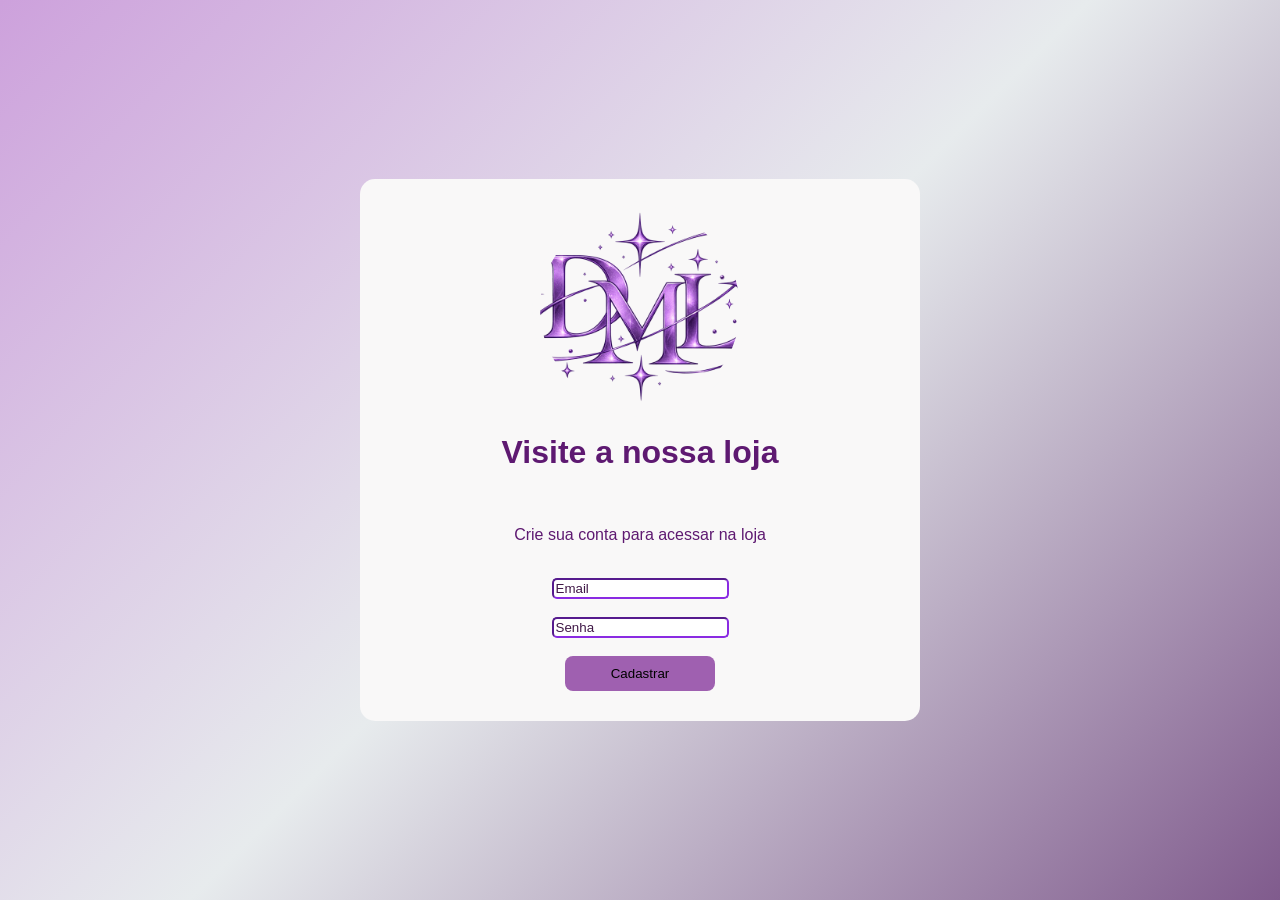
<file: index.html>
<!DOCTYPE html>
<html lang="pt-br">
<head>
    <meta charset="UTF-8">
    <meta name="viewport" content="width=device-width, initial-scale=1.0">
    <title>Music&cia </title>
    <link rel="stylesheet" href="css/style.css">
    
</head>
<body>

    <div class="container">
        <img src="./imgs/logo.img" alt="logo">
        <h1>Visite a nossa loja</h1>
        <br>
        <p>Crie sua conta para acessar na loja</p>
        <br>
        <input type="text" id="email" placeholder="Email"> 
        <br>
        <br>
        <input type="password" id="senha" placeholder="Senha">
        <br>
        <br>
        <button id="cadastrar">Cadastrar</button>
    </div>
    <script src="script.js"></script>
</body>
</html>
</file>
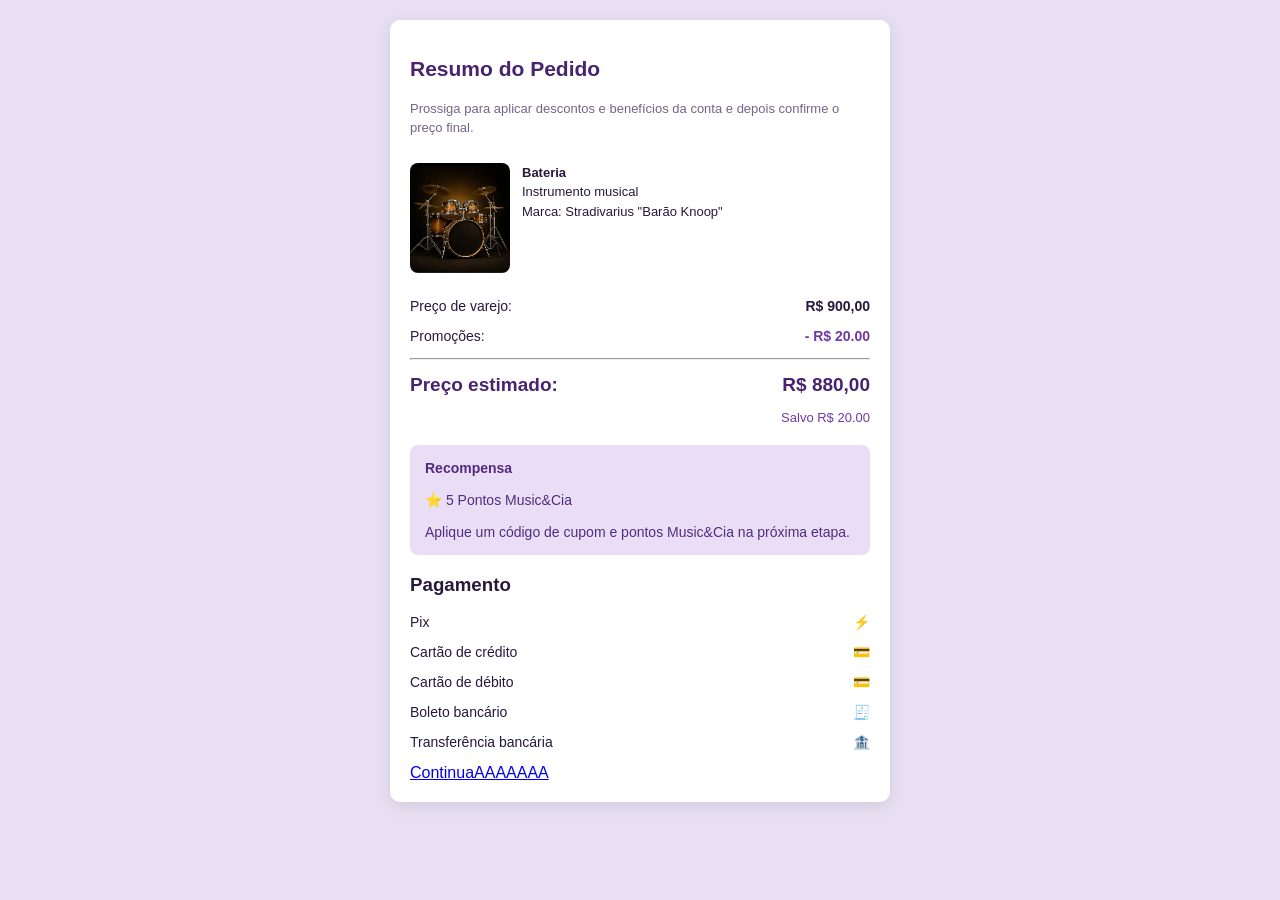
<file: bateria.html>
<!DOCTYPE html>
<html lang="pt-BR">

<head>
    <meta charset="UTF-8">
    <meta name="viewport" content="width=device-width, initial-scale=1.0">
    <link rel="stylesheet" href="css/bateria.css">
    <title>Resumo do Pedido</title>

</head>

<body>

    <div class="container">

        <h2>Resumo do Pedido</h2>

        <p class="subtitle">
            Prossiga para aplicar descontos e benefícios da conta
            e depois confirme o preço final.
        </p>

        <div class="product">

            <img src="./imgs/bateria.png" alt="Produto ">

            <div class="product-info">
                <strong>Bateria</strong>
                <br>
                Instrumento musical
                <br>
                Marca: Stradivarius "Barão Knoop"
            </div>

        </div>

        <div class="price">

            <div class="line">
                <span>Preço de varejo:</span>
                <strong>R$ 900,00</strong>
            </div>

            <div class="line">
                <span>Promoções:</span>
                <strong class="discount">- R$ 20.00</strong>
            </div>

            <hr>

            <div class="line total">
                <span>Preço estimado:</span>
                <span id="total">R$ R$ 900.00</span>
            </div>

            <p class="saved">
                Salvo R$ 20.00
            </p>

        </div>

        <div class="points">
            <strong>Recompensa</strong>
            <br><br>
            ⭐ 5 Pontos Music&Cia
            <br><br>
            Aplique um código de cupom e pontos
            Music&Cia na próxima etapa.
        </div>

        <h3>Pagamento</h3>

       
    <div class="line">
        <span>Pix</span>
        <span>⚡</span>
    </div>

    <div class="line">
        <span>Cartão de crédito</span>
        <span>💳</span>
    </div>

    <div class="line">
        <span>Cartão de débito</span>
        <span>💳</span>
    </div>


    <div class="line">
        <span>Boleto bancário</span>
        <span>🧾</span>
    </div>

    <div class="line">
        <span>Transferência bancária</span>
        <span>🏦</span>
    </div> 

        <a  href="instrumento.html" onclick="alert('Resumo do pedido confirmado!')" class="botao">
            ContinuaAAAAAAA
        </a>

    </div>

    <script>
        const preco = 900.00;
        const desconto = 20.00;

        const total = preco - desconto;

        document.getElementById("total").textContent =
            total.toLocaleString("pt-BR", {
                style: "currency",
                currency: "BRL"
            });
    </script>

    <script src="script.js"></script>

</body>

</html>
</file>
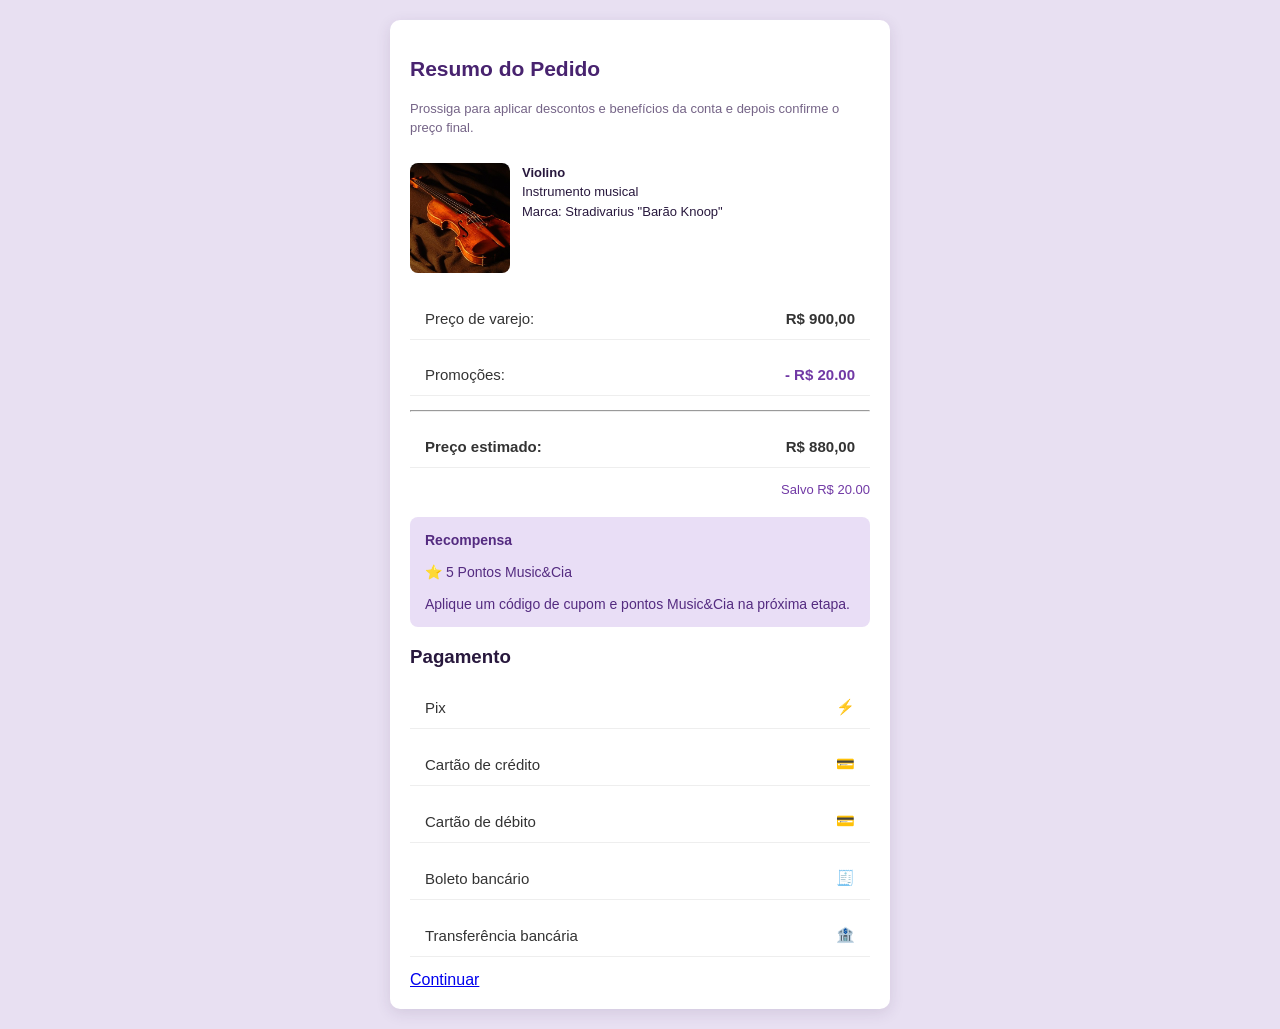
<file: compra.html>
<!DOCTYPE html>
<html lang="pt-BR">

<head>
    <meta charset="UTF-8">
    <meta name="viewport" content="width=device-width, initial-scale=1.0">
    <link rel="stylesheet" href="css/compra.css">
    <title>Resumo do Pedido</title>

</head>

<body>

    <div class="container">

        <h2>Resumo do Pedido</h2>

        <p class="subtitle">
            Prossiga para aplicar descontos e benefícios da conta
            e depois confirme o preço final.
        </p>

        <div class="product">

            <img src="./imgs/violino.png" alt="Produto ">

            <div class="product-info">
                <strong>Violino</strong>
                <br>
                Instrumento musical
                <br>
                Marca: Stradivarius "Barão Knoop"
            </div>

        </div>

        <div class="price">

            <div class="line">
                <span>Preço de varejo:</span>
                <strong>R$ 900,00</strong>
            </div>

            <div class="line">
                <span>Promoções:</span>
                <strong class="discount">- R$ 20.00</strong>
            </div>

            <hr>

            <div class="line total">
                <span>Preço estimado:</span>
                <span id="total">R$ R$ 900.00</span>
            </div>

            <p class="saved">
                Salvo R$ 20.00
            </p>

        </div>

        <div class="points">
            <strong>Recompensa</strong>
            <br><br>
            ⭐ 5 Pontos Music&Cia
            <br><br>
            Aplique um código de cupom e pontos
            Music&Cia na próxima etapa.
        </div>

        <h3>Pagamento</h3>

       
    <div class="line">
        <span>Pix</span>
        <span>⚡</span>
    </div>

    <div class="line">
        <span>Cartão de crédito</span>
        <span>💳</span>
    </div>

    <div class="line">
        <span>Cartão de débito</span>
        <span>💳</span>
    </div>


    <div class="line">
        <span>Boleto bancário</span>
        <span>🧾</span>
    </div>

    <div class="line">
        <span>Transferência bancária</span>
        <span>🏦</span>
    </div> 

        <a  href="instrumento.html" onclick="alert('Resumo do pedido confirmado!')" class="botao">
            Continuar
        </a>

    </div>

    <script>
        const preco = 900.00;
        const desconto = 20.00;

        const total = preco - desconto;

        document.getElementById("total").textContent =
            total.toLocaleString("pt-BR", {
                style: "currency",
                currency: "BRL"
            });
    </script>

    <script src="script.js"></script>

</body>

</html>
</file>
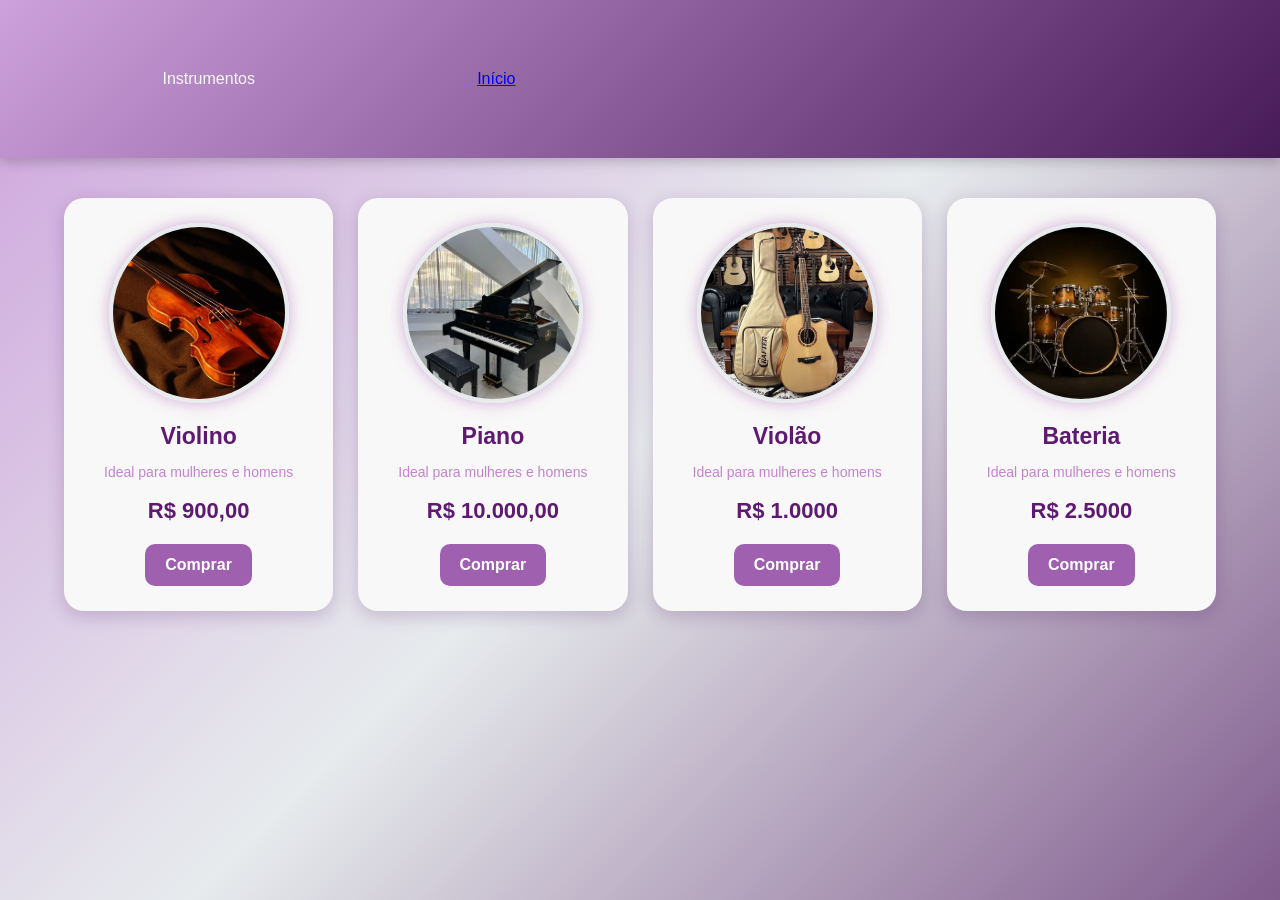
<file: instrumento.html>
<!DOCTYPE html>
<html lang="pt-br">
<head>
    <meta charset="UTF-8">
    <meta name="viewport" content="width=device-width, initial-scale=1.0">
    <title>Music&Cia</title>
    <link rel="stylesheet" href="css/musi.css"> 
    <link rel="stylesheet" href="compra.html">
</head>
<body>
  
    <header class="cabecalho">
    <div class="container cabecalho-conteudo">
      <div class="logo">
        <span class="logo-nome">Instrumentos</span>
        
      </div>
      <nav class="navegacao">
        <a href="index.html" class="ativo">Início</a>
      </nav>
    </div>
  </header>

    <div class="container">

        <div class="card">
            <div class="produto">
                <img src="./imgs/violino.png" alt="violino" width="300px">
                <h2>Violino</h2>
                <p class="descricao">Ideal para mulheres e homens</p>
                <p class="preco">R$ 900,00</p>
                <a href="compra.html" ><button>Comprar</button></a>
            </div>
        </div>

        <div class="card">
            <div class="produto">
                <img src="./imgs/piano.png" alt="Piano">
                <h2>Piano</h2>
                <p class="descricao">Ideal para mulheres e homens</p>
                <p class="preco">R$ 10.000,00</p>
                <a href="piano.html" ><button>Comprar</button></a>
            </div>
        </div>

        <div class="card">
            <div class="produto">
                <img src="./imgs/violao.png" alt="violao">
                <h2>Violão</h2>
                <p class="descricao">Ideal para mulheres e homens</p>
                <p class="preco">R$ 1.0000</p>
                <a href="violao.html" ><button>Comprar</button></a>
            </div>
        </div>

        <div class="card">
            <div class="produto">
                <img src="./imgs/bateria.png" alt="bateria">
                <h2>Bateria</h2>
                <p class="descricao">Ideal para mulheres e homens</p>
                <p class="preco">R$ 2.5000</p>
                <a href="bateria.html" ><button>Comprar</button></a>
            </div>
        </div>

    </div> 

</body>
</html>
</file>
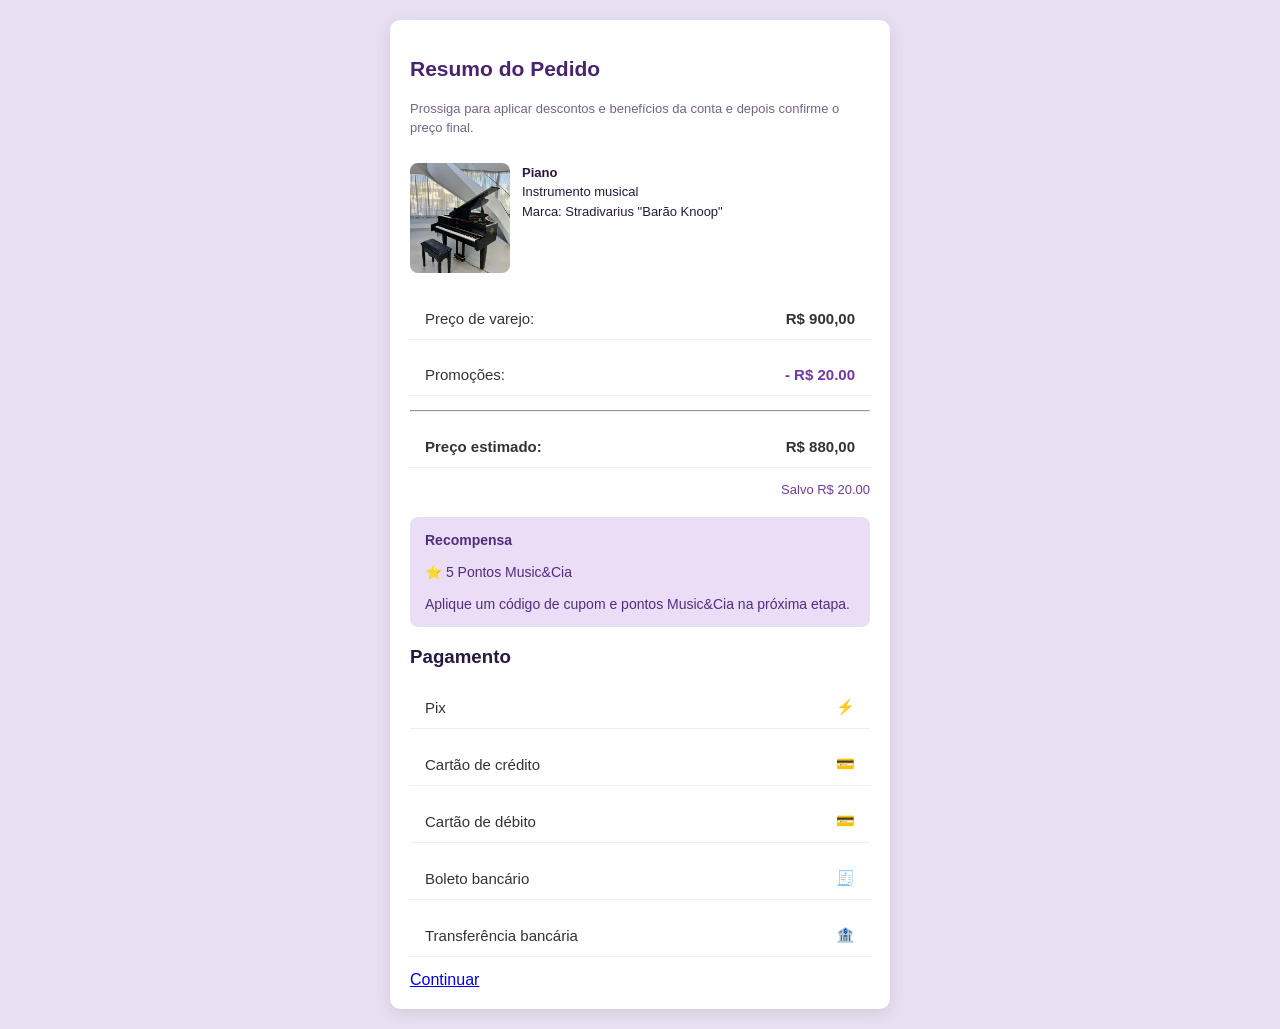
<file: piano.html>
<!DOCTYPE html>
<html lang="pt-BR">

<head>
    <meta charset="UTF-8">
    <meta name="viewport" content="width=device-width, initial-scale=1.0">
    <link rel="stylesheet" href="css/piano.css">
    <title>Resumo do Pedido</title>

</head>

<body>

    <div class="container">

        <h2>Resumo do Pedido</h2>

        <p class="subtitle">
            Prossiga para aplicar descontos e benefícios da conta
            e depois confirme o preço final.
        </p>

        <div class="product">

            <img src="./imgs/piano.png" alt="Produto ">

            <div class="product-info">
                <strong>Piano</strong>
                <br>
                Instrumento musical
                <br>
                Marca: Stradivarius "Barão Knoop"
            </div>

        </div>

        <div class="price">

            <div class="line">
                <span>Preço de varejo:</span>
                <strong>R$ 900,00</strong>
            </div>

            <div class="line">
                <span>Promoções:</span>
                <strong class="discount">- R$ 20.00</strong>
            </div>

            <hr>

            <div class="line total">
                <span>Preço estimado:</span>
                <span id="total">R$ R$ 900.00</span>
            </div>

            <p class="saved">
                Salvo R$ 20.00
            </p>

        </div>

        <div class="points">
            <strong>Recompensa</strong>
            <br><br>
            ⭐ 5 Pontos Music&Cia
            <br><br>
            Aplique um código de cupom e pontos
            Music&Cia na próxima etapa.
        </div>

        <h3>Pagamento</h3>

       
    <div class="line">
        <span>Pix</span>
        <span>⚡</span>
    </div>

    <div class="line">
        <span>Cartão de crédito</span>
        <span>💳</span>
    </div>

    <div class="line">
        <span>Cartão de débito</span>
        <span>💳</span>
    </div>


    <div class="line">
        <span>Boleto bancário</span>
        <span>🧾</span>
    </div>

    <div class="line">
        <span>Transferência bancária</span>
        <span>🏦</span>
    </div> 

        <a  href="instrumento.html" onclick="alert('Resumo do pedido confirmado!')">
            Continuar
        </a>

    </div>

    <script>
        const preco = 900.00;
        const desconto = 20.00;

        const total = preco - desconto;

        document.getElementById("total").textContent =
            total.toLocaleString("pt-BR", {
                style: "currency",
                currency: "BRL"
            });
    </script>

    <script src="script.js"></script>

</body>

</html>
</file>
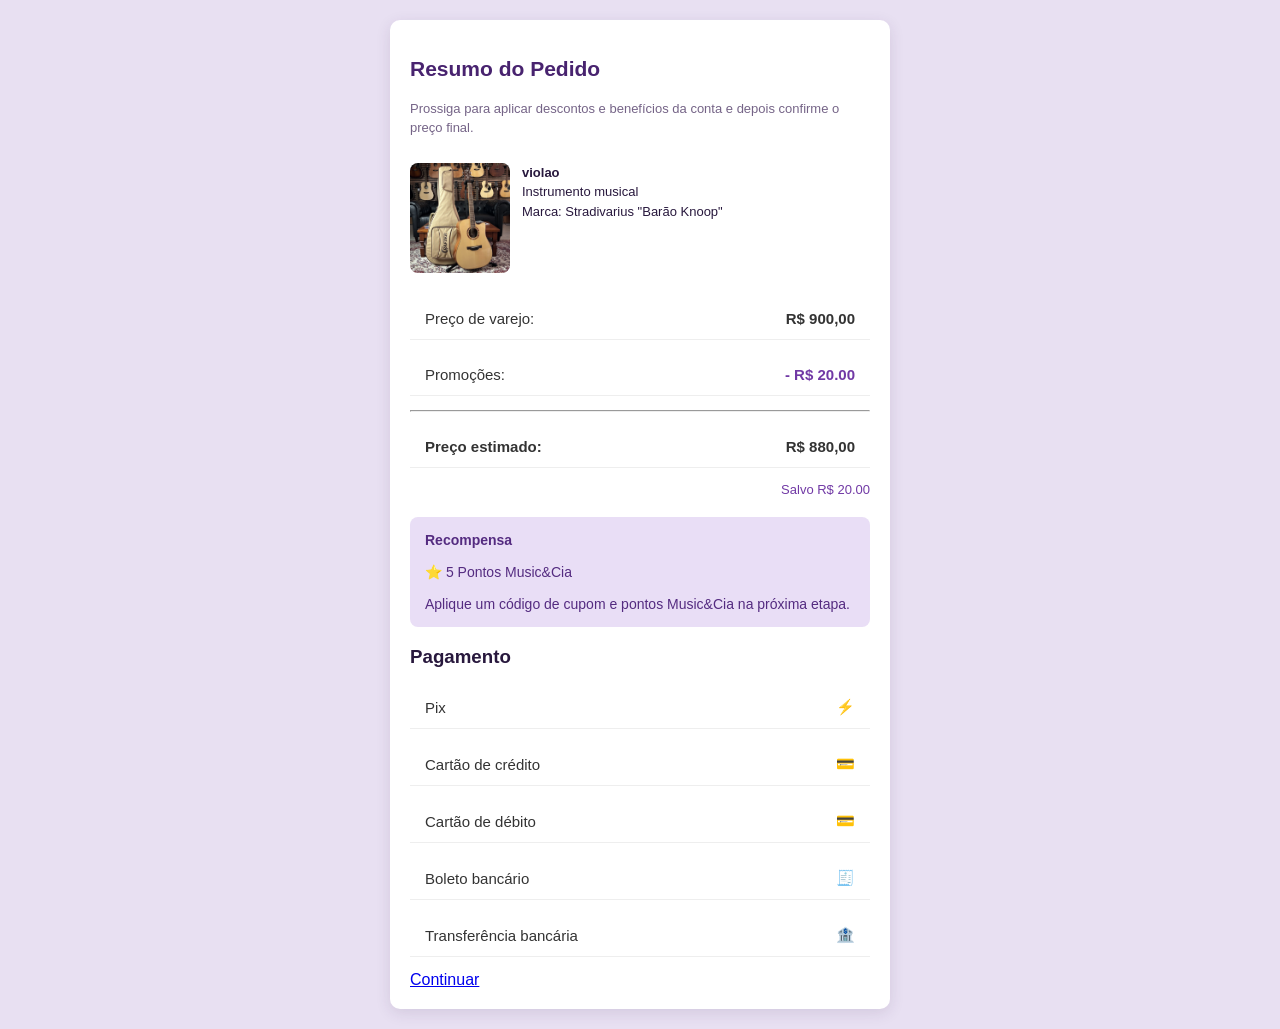
<file: violao.html>
<!DOCTYPE html>
<html lang="pt-BR">

<head>
    <meta charset="UTF-8">
    <meta name="viewport" content="width=device-width, initial-scale=1.0">
    <link rel="stylesheet" href="css/violao.css">
    <title>Resumo do Pedido</title>

</head>

<body>

    <div class="container">

        <h2>Resumo do Pedido</h2>

        <p class="subtitle">
            Prossiga para aplicar descontos e benefícios da conta
            e depois confirme o preço final.
        </p>

        <div class="product">

            <img src="./imgs/violao.png" alt="Produto ">

            <div class="product-info">
                <strong>violao</strong>
                <br>
                Instrumento musical
                <br>
                Marca: Stradivarius "Barão Knoop"
            </div>

        </div>

        <div class="price">

            <div class="line">
                <span>Preço de varejo:</span>
                <strong>R$ 900,00</strong>
            </div>

            <div class="line">
                <span>Promoções:</span>
                <strong class="discount">- R$ 20.00</strong>
            </div>

            <hr>

            <div class="line total">
                <span>Preço estimado:</span>
                <span id="total">R$ R$ 900.00</span>
            </div>

            <p class="saved">
                Salvo R$ 20.00
            </p>

        </div>

        <div class="points">
            <strong>Recompensa</strong>
            <br><br>
            ⭐ 5 Pontos Music&Cia
            <br><br>
            Aplique um código de cupom e pontos
            Music&Cia na próxima etapa.
        </div>

        <h3>Pagamento</h3>

       
    <div class="line">
        <span>Pix</span>
        <span>⚡</span>
    </div>

    <div class="line">
        <span>Cartão de crédito</span>
        <span>💳</span>
    </div>

    <div class="line">
        <span>Cartão de débito</span>
        <span>💳</span>
    </div>


    <div class="line">
        <span>Boleto bancário</span>
        <span>🧾</span>
    </div>

    <div class="line">
        <span>Transferência bancária</span>
        <span>🏦</span>
    </div> 

        <a  href="instrumento.html" onclick="alert('Resumo do pedido confirmado!')">
            Continuar
        </a>

    </div>

    <script>
        const preco = 900.00;
        const desconto = 20.00;

        const total = preco - desconto;

        document.getElementById("total").textContent =
            total.toLocaleString("pt-BR", {
                style: "currency",
                currency: "BRL"
            });
    </script>

    <script src="script.js"></script>

</body>

</html>
</file>
<file: css/style.css>
body{
    background: linear-gradient(
        135deg,
        rgb(205, 161, 220),
        rgb(231, 235, 237),
        rgb(128, 91, 141)
    );

    font-family: Arial;
    display: flex;
    justify-content: center;
    align-items: center;
    min-height: 100vh;
    margin: 0;
}
img{
    width: 200px;
    height: 200px;
    object-fit: cover;
    border-radius: 200px;
    box-shadow: 0 0 15px rgb(249, 248, 248);
}

.container{
    width: 500px;
    margin: 60px auto;
    background-color: rgb(249, 248, 248);
    padding: 30px;
    border-radius: 15px;
    text-align: center;
}

h1{
    color: rgb(94, 25, 113);
}

p{
    color: rgb(94, 25, 113);
}

input {
    size: 10px;
    border-color: blueviolet;
    border-radius: 5px;
}

input::placeholder{
    color: rgb(64, 24, 71);
}

button{
    width: 30%;
    height: 20px auto;
    background-color: rgb(159, 96, 176);
    padding: 10px;
    border: none;
    border-radius: 8px;
}

.botao{
    width: 30%;
    height: 20px auto;
    background-color: rgb(159, 96, 176);
    padding: 10px;
    border: none;
    border-radius: 8px;
}

.card{
    gap: 10px;
}
</file>
<file: css/bateria.css>
* {
  box-sizing: border-box;
}

body {
  margin: 0;
  padding: 20px;
  background: #e8e0f2;
  font-family: Arial, sans-serif;
  color: #28183d;
}

.container {
  max-width: 500px;
  margin: auto;
  background: #ffffff;
  padding: 20px;
  border-radius: 10px;
  box-shadow: 0 4px 15px rgba(54, 29, 83, 0.12);
}

h2 {
  font-size: 21px;
  color: #48236f;
}

.subtitle {
  color: #756487;
  font-size: 13px;
  line-height: 1.5;
}

.product {
  display: flex;
  gap: 12px;
  margin: 25px 0;
}

.product img {
  width: 100px;
  height: 110px;
  object-fit: cover;
  border-radius: 8px;
}

.product-info {
  font-size: 13px;
  line-height: 1.5;
}

.price {
  margin-top: 20px;
}

.line {
  display: flex;
  justify-content: space-between;
  margin: 14px 0;
  font-size: 14px;
}

.discount {
  color: #7139a5;
}

.total {
  font-size: 19px;
  font-weight: bold;
  color: #48236f;
}

.saved {
  color: #7139a5;
  text-align: right;
  font-size: 13px;
}

.points {
  background: #e9def6;
  padding: 15px;
  border-radius: 8px;
  margin-top: 20px;
  font-size: 14px;
  color: #542b80;
}

button {
  width: 100%;
  padding: 14px;
  margin-top: 20px;
  border: none;
  background: #51277d;
  color: white;
  border-radius: 6px;
  font-size: 15px;
  cursor: pointer;
  transition: background 0.3s ease;
}

button:hover {
  background: #35164f;
}
</file>
<file: css/compra.css>
* {
  box-sizing: border-box;
}

body {
  margin: 0;
  padding: 20px;
  background: #e8e0f2;
  font-family: Arial, sans-serif;
  color: #28183d;
}

.container {
  max-width: 500px;
  margin: auto;
  background: #ffffff;
  padding: 20px;
  border-radius: 10px;
  box-shadow: 0 4px 15px rgba(54, 29, 83, 0.12);
}

h2 {
  font-size: 21px;
  color: #48236f;
}

.subtitle {
  color: #756487;
  font-size: 13px;
  line-height: 1.5;
}

.product {
  display: flex;
  gap: 12px;
  margin: 25px 0;
}

.product img {
  width: 100px;
  height: 110px;
  object-fit: cover;
  border-radius: 8px;
}

.product-info {
  font-size: 13px;
  line-height: 1.5;
}

.price {
  margin-top: 20px;
}

.line {
  display: flex;
  justify-content: space-between;
  margin: 14px 0;
  font-size: 14px;
}

.discount {
  color: #7139a5;
}

.total {
  font-size: 19px;
  font-weight: bold;
  color: #48236f;
}

.saved {
  color: #7139a5;
  text-align: right;
  font-size: 13px;
}

.points {
  background: #e9def6;
  padding: 15px;
  border-radius: 8px;
  margin-top: 20px;
  font-size: 14px;
  color: #542b80;
}

button {
  width: 100%;
  padding: 14px;
  margin-top: 20px;
  border: none;
  background: #51277d;
  color: white;
  border-radius: 6px;
  font-size: 15px;
  cursor: pointer;
  transition: background 0.3s ease;
}

button:hover {
  background: #35164f;
}
.payment-methods {
    display: flex;
    flex-direction: column;
    gap: 12px;
}

.line {
    display: flex;
    justify-content: space-between;
    align-items: center;
    padding: 12px 15px;
    border-bottom: 1px solid #eee;
    font-size: 15px;
    color: #333;
}
</file>
<file: css/musi.css>
* {
    margin: 0;
    padding: 0;
    box-sizing: border-box;
}

body {
    background: linear-gradient(
        135deg,
        rgb(205, 161, 220),
        rgb(231, 235, 237),
        rgb(128, 91, 141)
    );

    font-family: Arial, sans-serif;
    min-height: 100vh;
    padding-bottom: 40px;
}


header {
    background: linear-gradient(
        135deg,
       rgb(205, 161, 220),
        rgb(71, 26, 88)
      );

    color: rgb(249, 248, 248);
    text-align: center;
    padding: 30px 15px;
    box-shadow: 0 4px 12px rgba(0, 0, 0, 0.2);
}

header h1 {
    font-size: 32px;
    letter-spacing: 2px;
}

.container {
    width: 90%;
    max-width: 1200px;
    margin: 40px auto;

    display: grid;
    grid-template-columns: repeat(4, minmax(0, 1fr));
    gap: 25px;
    align-items: stretch;
}


.card {
    background-color: rgb(249, 248, 248);
    padding: 25px 18px;
    border-radius: 20px;
    text-align: center;

    box-shadow: 0 5px 18px rgba(64, 11, 83, 0.2);

    transition: transform 0.3s ease,
                box-shadow 0.3s ease;
}


.card:hover {
    transform: translateY(-8px);
    box-shadow: 0 10px 25px rgb(198, 158, 212);
}

.produto {
    display: flex;
    flex-direction: column;
    align-items: center;
    height: 100%;
}

.produto img {
    width: 180px;
    height: 180px;
    max-width: 100%;

    object-fit: cover;
    border-radius: 50%;

    border: 4px solid rgb(231, 235, 237);
    box-shadow: 0 0 15px rgba(159, 96, 176, 0.5);

    margin-bottom: 20px;
}


.produto h2 {
    color: rgb(94, 25, 113);
    font-size: 23px;
    text-transform: capitalize;
    margin-bottom: 12px;
}


.descricao {
    color: rgb(194, 132, 205);
    font-size: 14px;
    line-height: 1.5;
    margin-bottom: 15px;
}


.preco {
    color: rgb(94, 25, 113);
    font-size: 22px;
    font-weight: bold;
    margin-top: auto;
    margin-bottom: 20px;
}


button {
    width: 100%;
    max-width: 200px;

    background-color: rgb(159, 96, 176);
    color: white;

    font-size: 16px;
    font-weight: bold;

    padding: 12px 20px;
    border: none;
    border-radius: 10px;

    cursor: pointer;
    transition: background-color 0.3s ease,
                transform 0.2s ease;
}


button:hover {
    background-color: rgb(94, 25, 113);
    transform: scale(1.04);
}

/* TABLETS */
@media (max-width: 1000px) {
    .container {
        grid-template-columns: repeat(2, minmax(0, 1fr));
        gap: 20px;
    }
}

@media (max-width: 550px) {
    header h1 {
        font-size: 26px;
    }

    .container {
        width: 92%;
        grid-template-columns: repeat(2, minmax(0, 1fr));
        gap: 12px;
        margin: 25px auto;
    }

    .card {
        padding: 15px 10px;
        border-radius: 15px;
    }

    .produto img {
        width: 120px;
        height: 120px;
        margin-bottom: 15px;
    }

    .produto h2 {
        font-size: 18px;
    }

    .descricao {
        font-size: 12px;
    }

    .preco {
        font-size: 17px;
        margin-bottom: 15px;
    }

    a {
        font-size: 13px;
        padding: 10px 5px;
    }
}
.payment-methods {
    display: flex;
    flex-direction: column;
    gap: 12px;
}

.line {
    display: flex;
    justify-content: space-between;
    align-items: center;
    padding: 12px 15px;
    border-bottom: 1px solid #eee;
    font-size: 15px;
    color: #333;
}

.cabecalho {
    position: static;
    top: 0;
    z-index: 100;
}
</file>
<file: css/piano.css>
* {
  box-sizing: border-box;
}

body {
  margin: 0;
  padding: 20px;
  background: #e8e0f2;
  font-family: Arial, sans-serif;
  color: #28183d;
}

.container {
  max-width: 500px;
  margin: auto;
  background: #ffffff;
  padding: 20px;
  border-radius: 10px;
  box-shadow: 0 4px 15px rgba(54, 29, 83, 0.12);
}

h2 {
  font-size: 21px;
  color: #48236f;
}

.subtitle {
  color: #756487;
  font-size: 13px;
  line-height: 1.5;
}

.product {
  display: flex;
  gap: 12px;
  margin: 25px 0;
}

.product img {
  width: 100px;
  height: 110px;
  object-fit: cover;
  border-radius: 8px;
}

.product-info {
  font-size: 13px;
  line-height: 1.5;
}

.price {
  margin-top: 20px;
}

.line {
  display: flex;
  justify-content: space-between;
  margin: 14px 0;
  font-size: 14px;
}

.discount {
  color: #7139a5;
}

.total {
  font-size: 19px;
  font-weight: bold;
  color: #48236f;
}

.saved {
  color: #7139a5;
  text-align: right;
  font-size: 13px;
}

.points {
  background: #e9def6;
  padding: 15px;
  border-radius: 8px;
  margin-top: 20px;
  font-size: 14px;
  color: #542b80;
}

button {
  width: 100%;
  padding: 14px;
  margin-top: 20px;
  border: none;
  background: #51277d;
  color: white;
  border-radius: 6px;
  font-size: 15px;
  cursor: pointer;
  transition: background 0.3s ease;
}

button:hover {
  background: #35164f;
}
.payment-methods {
    display: flex;
    flex-direction: column;
    gap: 12px;
}

.line {
    display: flex;
    justify-content: space-between;
    align-items: center;
    padding: 12px 15px;
    border-bottom: 1px solid #eee;
    font-size: 15px;
    color: #333;
}
</file>
<file: css/violao.css>
* {
  box-sizing: border-box;
}

body {
  margin: 0;
  padding: 20px;
  background: #e8e0f2;
  font-family: Arial, sans-serif;
  color: #28183d;
}

.container {
  max-width: 500px;
  margin: auto;
  background: #ffffff;
  padding: 20px;
  border-radius: 10px;
  box-shadow: 0 4px 15px rgba(54, 29, 83, 0.12);
}

h2 {
  font-size: 21px;
  color: #48236f;
}

.subtitle {
  color: #756487;
  font-size: 13px;
  line-height: 1.5;
}

.product {
  display: flex;
  gap: 12px;
  margin: 25px 0;
}

.product img {
  width: 100px;
  height: 110px;
  object-fit: cover;
  border-radius: 8px;
}

.product-info {
  font-size: 13px;
  line-height: 1.5;
}

.price {
  margin-top: 20px;
}

.line {
  display: flex;
  justify-content: space-between;
  margin: 14px 0;
  font-size: 14px;
}

.discount {
  color: #7139a5;
}

.total {
  font-size: 19px;
  font-weight: bold;
  color: #48236f;
}

.saved {
  color: #7139a5;
  text-align: right;
  font-size: 13px;
}

.points {
  background: #e9def6;
  padding: 15px;
  border-radius: 8px;
  margin-top: 20px;
  font-size: 14px;
  color: #542b80;
}

button {
  width: 100%;
  padding: 14px;
  margin-top: 20px;
  border: none;
  background: #51277d;
  color: white;
  border-radius: 6px;
  font-size: 15px;
  cursor: pointer;
  transition: background 0.3s ease;
}

button:hover {
  background: #35164f;
}
.payment-methods {
    display: flex;
    flex-direction: column;
    gap: 12px;
}

.line {
    display: flex;
    justify-content: space-between;
    align-items: center;
    padding: 12px 15px;
    border-bottom: 1px solid #eee;
    font-size: 15px;
    color: #333;
}
</file>
